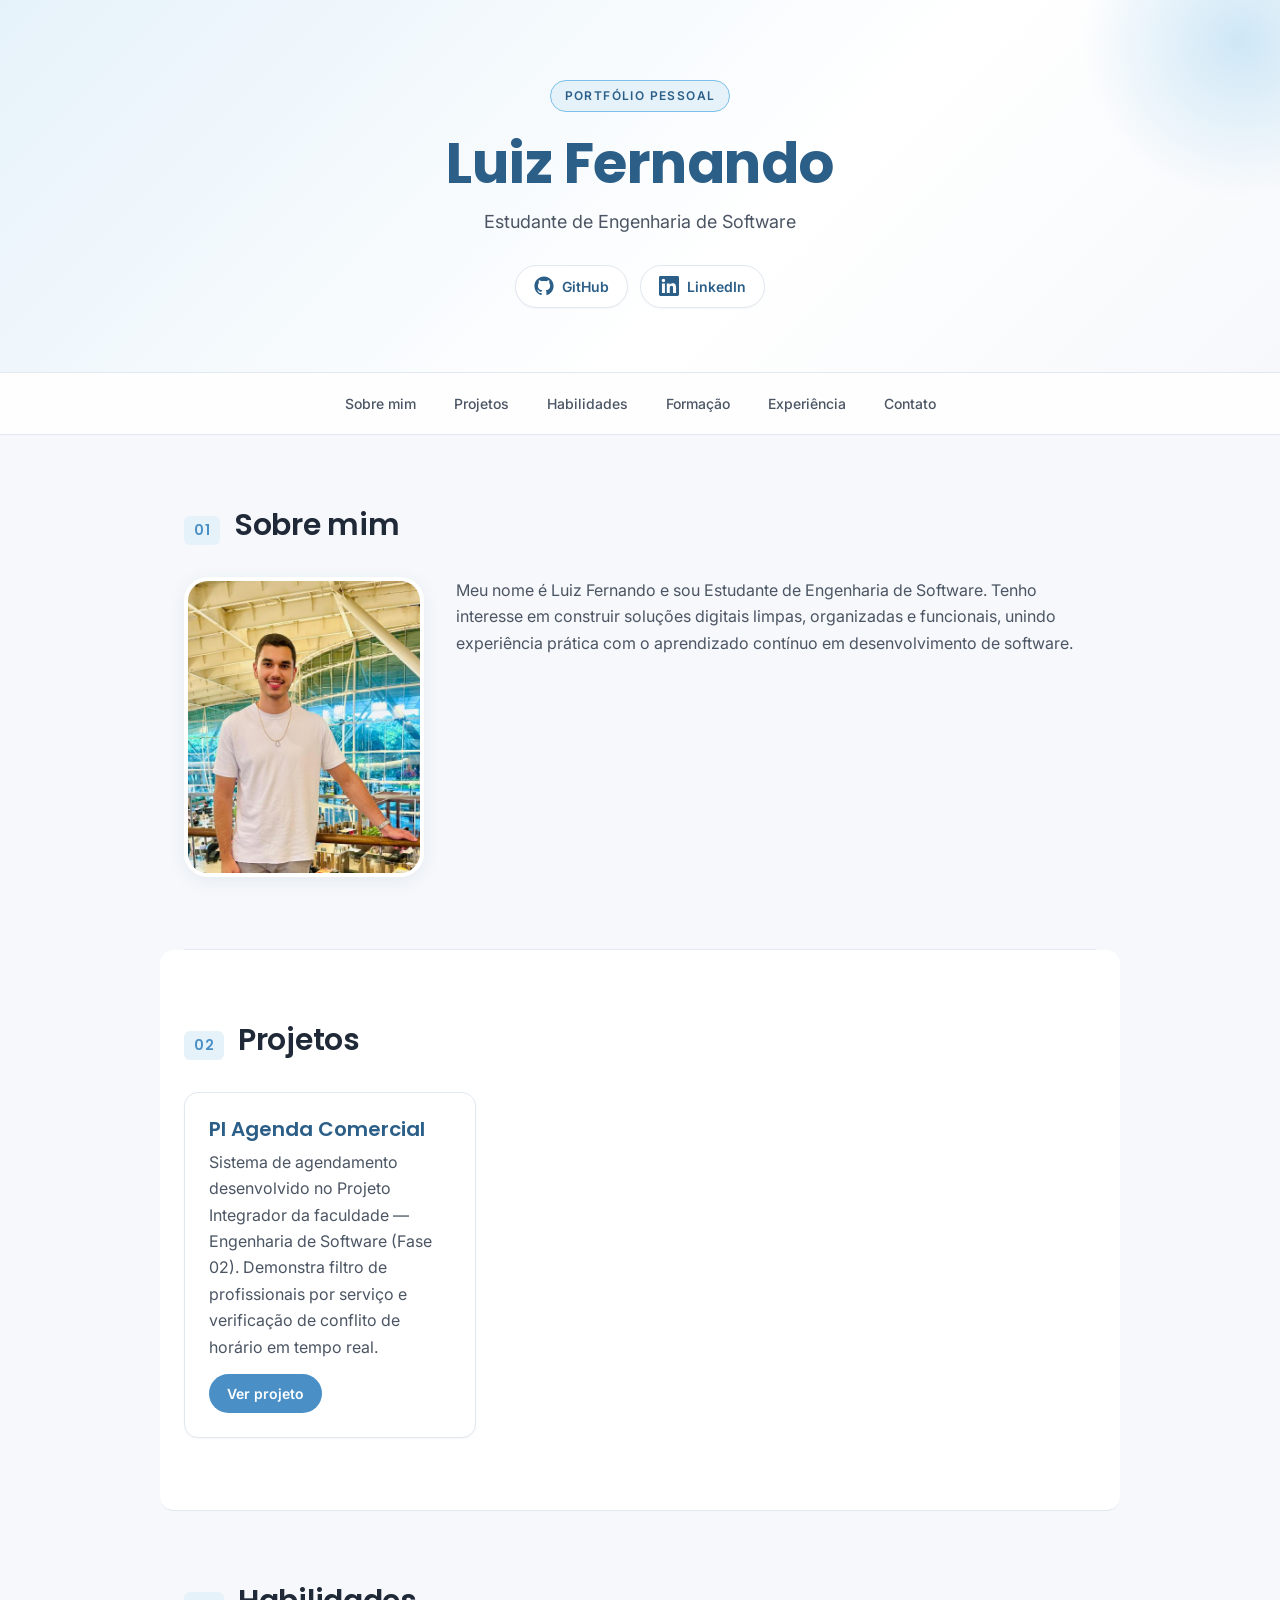
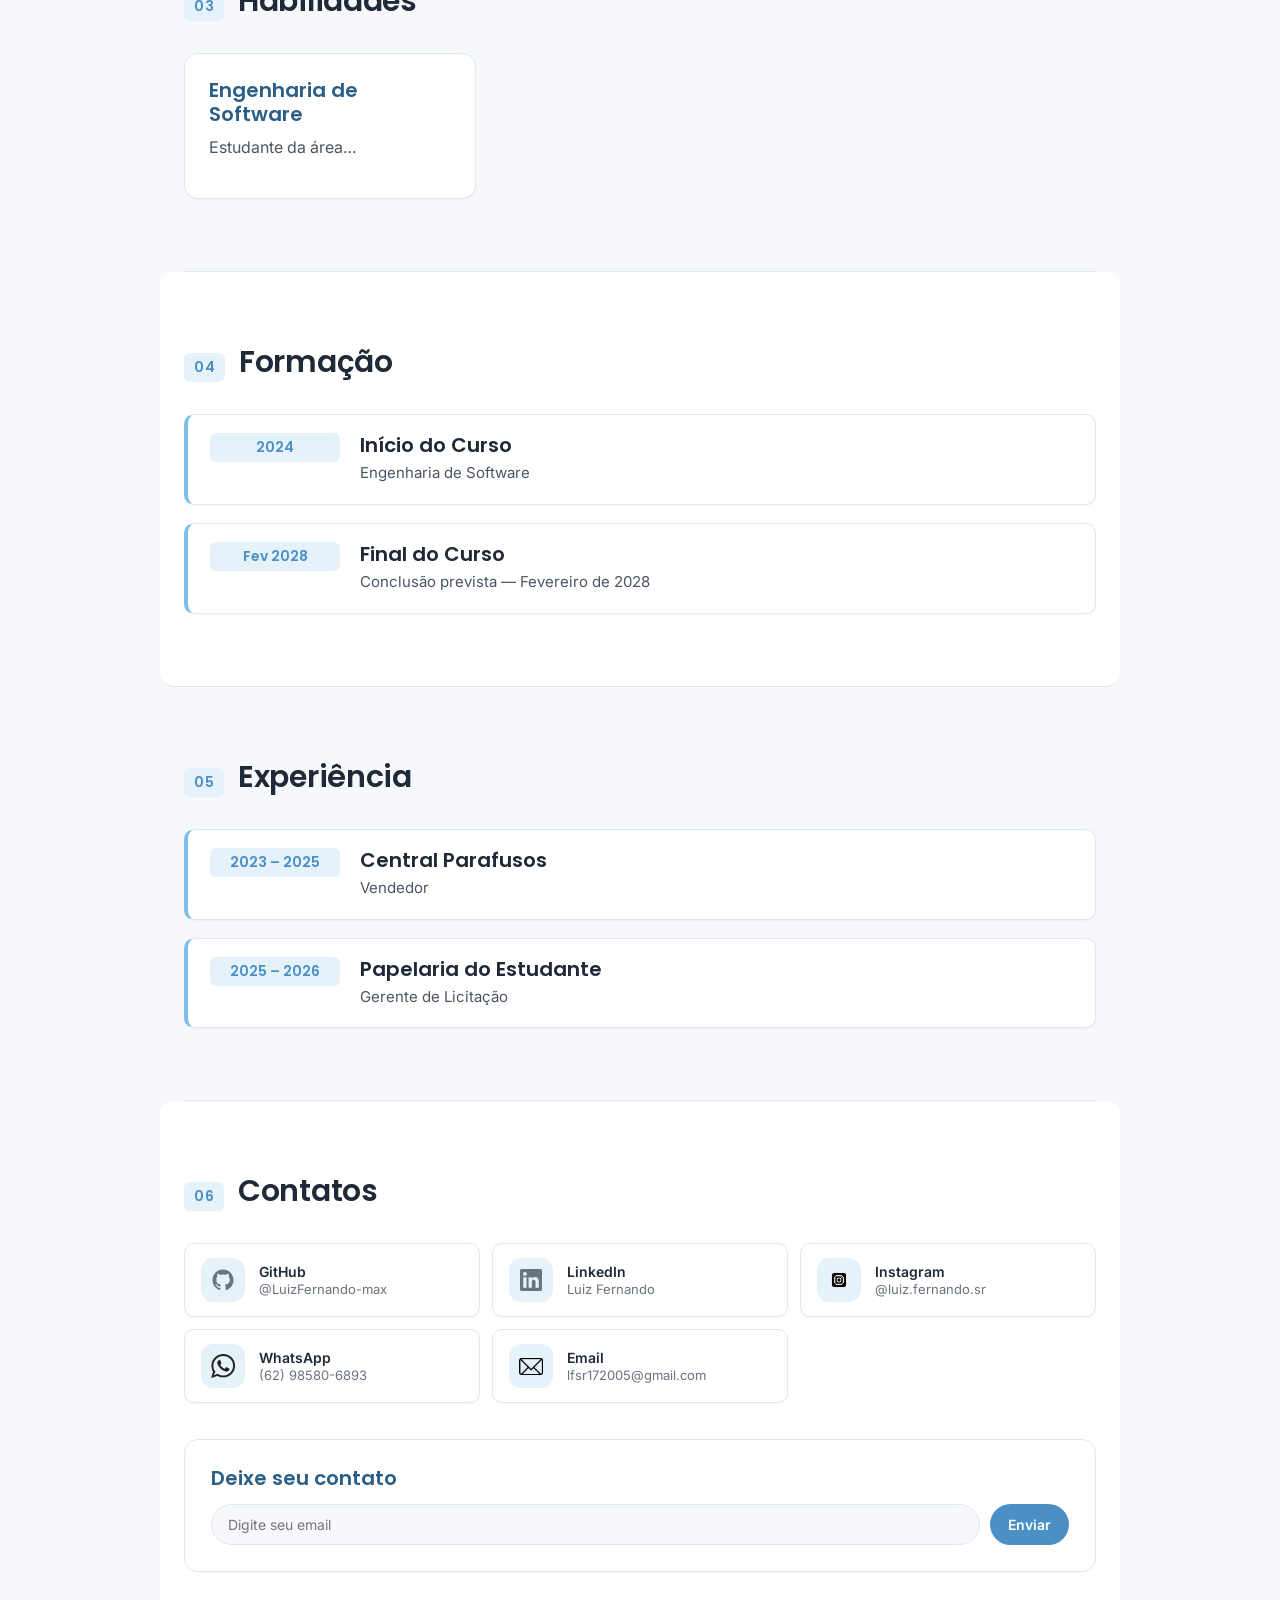
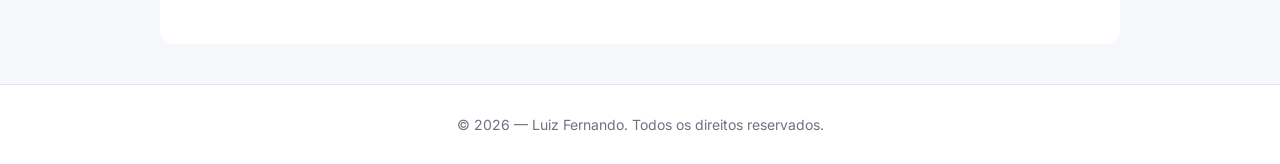
<file: index.html>
<!DOCTYPE html>
<html lang="pt-BR">
<head>
    <meta charset="UTF-8">
    <meta name="viewport" content="width=device-width, initial-scale=1.0">
    <title>Portfólio — Luiz Fernando</title>

    <link rel="stylesheet" href="src/CSS/style.css">

    <link rel="preconnect" href="https://fonts.googleapis.com">
    <link rel="preconnect" href="https://fonts.gstatic.com" crossorigin>
    <link href="https://fonts.googleapis.com/css2?family=Poppins:wght@300;400;500;600;700&family=Inter:wght@300;400;500;600&display=swap" rel="stylesheet">
</head>

<body>

<header class="hero">
    <div class="hero-content">
        <span class="hero-tag">Portfólio Pessoal</span>
        <h1>Luiz Fernando</h1>
        <p class="hero-sub">Estudante de Engenharia de Software</p>

        <div class="hero-social">
            <a href="https://github.com/LuizFernando-max" target="_blank" rel="noopener" class="social-btn" aria-label="GitHub">
                <svg viewBox="0 0 24 24" width="20" height="20" fill="currentColor"><path d="M12 .5C5.65.5.5 5.65.5 12c0 5.08 3.29 9.39 7.86 10.91.58.11.79-.25.79-.56 0-.27-.01-.99-.02-1.94-3.2.69-3.87-1.54-3.87-1.54-.52-1.33-1.28-1.69-1.28-1.69-1.05-.72.08-.7.08-.7 1.16.08 1.77 1.19 1.77 1.19 1.03 1.77 2.71 1.26 3.37.96.1-.75.4-1.26.73-1.55-2.55-.29-5.24-1.28-5.24-5.69 0-1.26.45-2.29 1.18-3.1-.12-.29-.51-1.46.11-3.05 0 0 .97-.31 3.18 1.18.92-.26 1.91-.39 2.89-.39.98 0 1.97.13 2.89.39 2.21-1.49 3.18-1.18 3.18-1.18.62 1.59.23 2.76.11 3.05.74.81 1.18 1.84 1.18 3.1 0 4.42-2.7 5.39-5.27 5.68.41.36.78 1.06.78 2.14 0 1.55-.01 2.8-.01 3.18 0 .31.21.68.8.56C20.21 21.39 23.5 17.08 23.5 12 23.5 5.65 18.35.5 12 .5z"/></svg>
                <span>GitHub</span>
            </a>
            <a href="https://www.linkedin.com/in/luiz-fernando-117aa42b6/" target="_blank" rel="noopener" class="social-btn" aria-label="LinkedIn">
                <svg viewBox="0 0 24 24" width="20" height="20" fill="currentColor"><path d="M20.45 20.45h-3.55v-5.57c0-1.33-.02-3.04-1.85-3.04-1.85 0-2.13 1.45-2.13 2.94v5.67H9.36V9h3.41v1.56h.05c.48-.9 1.64-1.85 3.37-1.85 3.6 0 4.27 2.37 4.27 5.46v6.28zM5.34 7.43a2.06 2.06 0 1 1 0-4.13 2.06 2.06 0 0 1 0 4.13zM7.12 20.45H3.56V9h3.56v11.45zM22.22 0H1.77C.79 0 0 .77 0 1.72v20.56C0 23.23.79 24 1.77 24h20.45C23.2 24 24 23.23 24 22.28V1.72C24 .77 23.2 0 22.22 0z"/></svg>
                <span>LinkedIn</span>
            </a>
        </div>
    </div>
</header>

<nav class="topnav">
    <ul>
        <li><a href="#sobre">Sobre mim</a></li>
        <li><a href="#projetos">Projetos</a></li>
        <li><a href="#habilidades">Habilidades</a></li>
        <li><a href="#formacao">Formação</a></li>
        <li><a href="#experiencia">Experiência</a></li>
        <li><a href="#contatos">Contato</a></li>
    </ul>
</nav>

<main>

<section id="sobre" class="section">
    <div class="section-head">
        <span class="section-num">01</span>
        <h2>Sobre mim</h2>
    </div>
    <div class="sobre-grid">
        <img src="src/img/Perfil.jpeg" alt="Foto de Luiz Fernando" class="avatar">
        <div>
            <p>Meu nome é Luiz Fernando e sou Estudante de Engenharia de Software. Tenho interesse em construir soluções digitais limpas, organizadas e funcionais, unindo experiência prática com o aprendizado contínuo em desenvolvimento de software.</p>
        </div>
    </div>
</section>

<section id="projetos" class="section section-alt">
    <div class="section-head">
        <span class="section-num">02</span>
        <h2>Projetos</h2>
    </div>
    <div class="cards">
        <article class="card">
            <h3>PI Agenda Comercial</h3>
            <p>Sistema de agendamento desenvolvido no Projeto Integrador da faculdade — Engenharia de Software (Fase 02). Demonstra filtro de profissionais por serviço e verificação de conflito de horário em tempo real.</p>
            <a href="pi_agenda/index.html" target="_blank" rel="noopener" class="btn">Ver projeto</a>
        </article>
    </div>
</section>

<section id="habilidades" class="section">
    <div class="section-head">
        <span class="section-num">03</span>
        <h2>Habilidades</h2>
    </div>
    <div class="cards">
        <article class="card">
            <h3>Engenharia de Software</h3>
            <p>Estudante da área…</p>
        </article>
    </div>
</section>

<section id="formacao" class="section section-alt">
    <div class="section-head">
        <span class="section-num">04</span>
        <h2>Formação</h2>
    </div>
    <div class="timeline">
        <div class="tl-item">
            <span class="tl-year">2024</span>
            <div>
                <h3>Início do Curso</h3>
                <p>Engenharia de Software</p>
            </div>
        </div>
        <div class="tl-item">
            <span class="tl-year">Fev 2028</span>
            <div>
                <h3>Final do Curso</h3>
                <p>Conclusão prevista — Fevereiro de 2028</p>
            </div>
        </div>
    </div>
</section>

<section id="experiencia" class="section">
    <div class="section-head">
        <span class="section-num">05</span>
        <h2>Experiência</h2>
    </div>
    <div class="timeline">
        <div class="tl-item">
            <span class="tl-year">2023 – 2025</span>
            <div>
                <h3>Central Parafusos</h3>
                <p>Vendedor</p>
            </div>
        </div>
        <div class="tl-item">
            <span class="tl-year">2025 – 2026</span>
            <div>
                <h3>Papelaria do Estudante</h3>
                <p>Gerente de Licitação</p>
            </div>
        </div>
    </div>
</section>

<section id="contatos" class="section section-alt">
    <div class="section-head">
        <span class="section-num">06</span>
        <h2>Contatos</h2>
    </div>

    <ul class="contact-list">
        <li>
            <a href="https://github.com/LuizFernando-max" target="_blank" rel="noopener" class="contact-item">
                <span class="contact-icon">
                    <svg viewBox="0 0 24 24" width="22" height="22" fill="currentColor"><path d="M12 .5C5.65.5.5 5.65.5 12c0 5.08 3.29 9.39 7.86 10.91.58.11.79-.25.79-.56 0-.27-.01-.99-.02-1.94-3.2.69-3.87-1.54-3.87-1.54-.52-1.33-1.28-1.69-1.28-1.69-1.05-.72.08-.7.08-.7 1.16.08 1.77 1.19 1.77 1.19 1.03 1.77 2.71 1.26 3.37.96.1-.75.4-1.26.73-1.55-2.55-.29-5.24-1.28-5.24-5.69 0-1.26.45-2.29 1.18-3.1-.12-.29-.51-1.46.11-3.05 0 0 .97-.31 3.18 1.18.92-.26 1.91-.39 2.89-.39.98 0 1.97.13 2.89.39 2.21-1.49 3.18-1.18 3.18-1.18.62 1.59.23 2.76.11 3.05.74.81 1.18 1.84 1.18 3.1 0 4.42-2.7 5.39-5.27 5.68.41.36.78 1.06.78 2.14 0 1.55-.01 2.8-.01 3.18 0 .31.21.68.8.56C20.21 21.39 23.5 17.08 23.5 12 23.5 5.65 18.35.5 12 .5z"/></svg>
                </span>
                <div>
                    <strong>GitHub</strong>
                    <span>@LuizFernando-max</span>
                </div>
            </a>
        </li>

        <li>
            <a href="https://www.linkedin.com/in/luiz-fernando-117aa42b6/" target="_blank" rel="noopener" class="contact-item">
                <span class="contact-icon">
                    <svg viewBox="0 0 24 24" width="22" height="22" fill="currentColor"><path d="M20.45 20.45h-3.55v-5.57c0-1.33-.02-3.04-1.85-3.04-1.85 0-2.13 1.45-2.13 2.94v5.67H9.36V9h3.41v1.56h.05c.48-.9 1.64-1.85 3.37-1.85 3.6 0 4.27 2.37 4.27 5.46v6.28zM5.34 7.43a2.06 2.06 0 1 1 0-4.13 2.06 2.06 0 0 1 0 4.13zM7.12 20.45H3.56V9h3.56v11.45zM22.22 0H1.77C.79 0 0 .77 0 1.72v20.56C0 23.23.79 24 1.77 24h20.45C23.2 24 24 23.23 24 22.28V1.72C24 .77 23.2 0 22.22 0z"/></svg>
                </span>
                <div>
                    <strong>LinkedIn</strong>
                    <span>Luiz Fernando</span>
                </div>
            </a>
        </li>

        <li>
            <a href="https://www.instagram.com/luiz.fernando.sr/" target="_blank" rel="noopener" class="contact-item">
                <span class="contact-icon"><img src="src/img/insta-logo.png" alt="Instagram"></span>
                <div>
                    <strong>Instagram</strong>
                    <span>@luiz.fernando.sr</span>
                </div>
            </a>
        </li>

        <li>
            <a href="https://wa.me/5562985806893" target="_blank" rel="noopener" class="contact-item">
                <span class="contact-icon"><img src="src/img/zap-logo.png" alt="WhatsApp"></span>
                <div>
                    <strong>WhatsApp</strong>
                    <span>(62) 98580-6893</span>
                </div>
            </a>
        </li>

        <li>
            <a href="mailto:lfsr172005@gmail.com" class="contact-item">
                <span class="contact-icon"><img src="src/img/email-logo.png" alt="Email"></span>
                <div>
                    <strong>Email</strong>
                    <span>lfsr172005@gmail.com</span>
                </div>
            </a>
        </li>
    </ul>

    <div class="form-wrap">
        <h3>Deixe seu contato</h3>
        <form class="contact-form">
            <input type="email" placeholder="Digite seu email" required>
            <button type="submit" class="btn">Enviar</button>
        </form>
    </div>
</section>

</main>

<footer class="footer">
    <p>© 2026 — Luiz Fernando. Todos os direitos reservados.</p>
</footer>

</body>
</html>
</file>
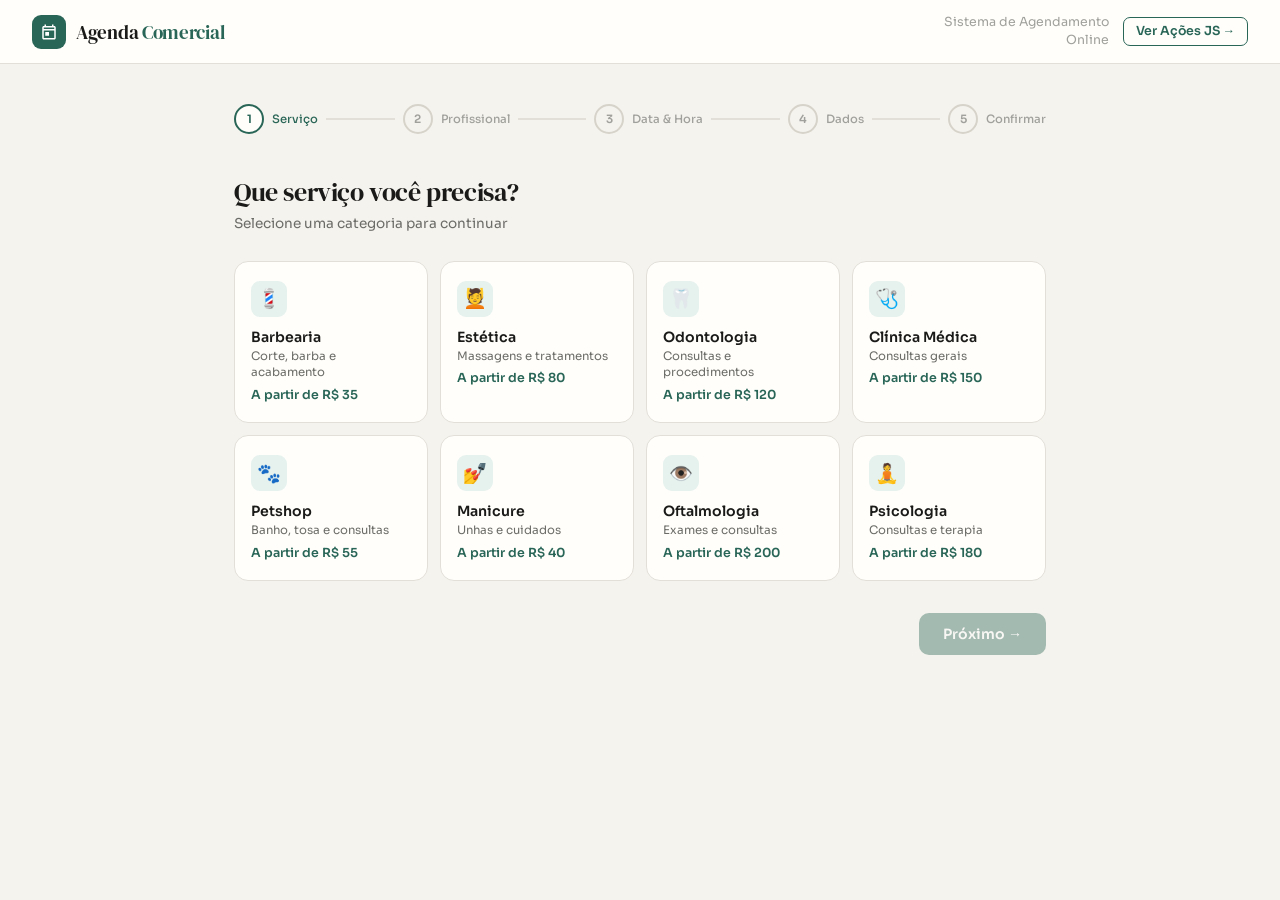
<file: pi_agenda/index.html>
<!DOCTYPE html>
<html lang="pt-BR">
<head>
<meta charset="UTF-8">
<meta name="viewport" content="width=device-width, initial-scale=1.0">
<title>Agendar Horário</title>
<link href="https://fonts.googleapis.com/css2?family=Sora:wght@300;400;500;600;700&family=DM+Serif+Display:ital@0;1&display=swap" rel="stylesheet">
<link rel="stylesheet" href="style.css">
</head>
<body>

<header>
  <div class="logo">
    <div class="logo-icon">
      <svg viewBox="0 0 24 24" xmlns="http://www.w3.org/2000/svg">
        <path d="M19 4h-1V2h-2v2H8V2H6v2H5C3.9 4 3 4.9 3 6v14c0 1.1.9 2 2 2h14c1.1 0 2-.9 2-2V6c0-1.1-.9-2-2-2zm0 16H5V10h14v10zm0-12H5V6h14v2zM7 12h5v5H7z"/>
      </svg>
    </div>
    <span class="logo-name">Agenda<span> Comercial</span></span>
  </div>
  <div class="header-info" style="display:flex;align-items:center;gap:14px;">
    <span style="font-size:0.78rem;color:var(--text-muted);text-align:right;line-height:1.4;">Sistema de Agendamento<br>Online</span>
    <a href="acoes.html" style="font-size:0.78rem;font-weight:600;color:var(--accent);text-decoration:none;padding:5px 12px;border:1.5px solid var(--accent);border-radius:7px;white-space:nowrap;">Ver Ações JS →</a>
  </div>
</header>

<main>

  <div class="steps" id="steps-bar">
    <div class="step-item">
      <div class="step-circle active" id="sc1">1</div>
      <span class="step-label active" id="sl1">Serviço</span>
    </div>
    <div class="step-line" id="line1"></div>
    <div class="step-item">
      <div class="step-circle" id="sc2">2</div>
      <span class="step-label" id="sl2">Profissional</span>
    </div>
    <div class="step-line" id="line2"></div>
    <div class="step-item">
      <div class="step-circle" id="sc3">3</div>
      <span class="step-label" id="sl3">Data & Hora</span>
    </div>
    <div class="step-line" id="line3"></div>
    <div class="step-item">
      <div class="step-circle" id="sc4">4</div>
      <span class="step-label" id="sl4">Dados</span>
    </div>
    <div class="step-line" id="line4"></div>
    <div class="step-item">
      <div class="step-circle" id="sc5">5</div>
      <span class="step-label" id="sl5">Confirmar</span>
    </div>
  </div>

  <div class="panel active" id="panel1">
    <p class="panel-title">Que serviço você precisa?</p>
    <p class="panel-subtitle">Selecione uma categoria para continuar</p>
    <div class="cards-grid" id="service-grid"></div>
    <div class="btn-row">
      <span></span>
      <button class="btn btn-primary" id="btn1" disabled onclick="goTo(2)">Próximo →</button>
    </div>
  </div>

  <div class="panel" id="panel2">
    <p class="panel-title">Escolha o profissional</p>
    <p class="panel-subtitle">Selecione quem irá atendê-lo ou deixe qualquer disponível</p>
    <div class="prof-grid" id="prof-grid"></div>
    <div class="btn-row">
      <button class="btn btn-ghost" onclick="goTo(1)">← Voltar</button>
      <button class="btn btn-primary" id="btn2" disabled onclick="goTo(3)">Próximo →</button>
    </div>
  </div>

  <div class="panel" id="panel3">
    <p class="panel-title">Quando você prefere?</p>
    <p class="panel-subtitle">Escolha o dia e o horário disponível</p>
    <div class="calendar-row">
      <div class="calendar-box">
        <div class="cal-header">
          <button class="cal-nav" onclick="changeMonth(-1)">‹</button>
          <span class="cal-title" id="cal-title">—</span>
          <button class="cal-nav" onclick="changeMonth(1)">›</button>
        </div>
        <div class="cal-weekdays">
          <div class="cal-weekday">D</div><div class="cal-weekday">S</div>
          <div class="cal-weekday">T</div><div class="cal-weekday">Q</div>
          <div class="cal-weekday">Q</div><div class="cal-weekday">S</div>
          <div class="cal-weekday">S</div>
        </div>
        <div class="cal-days" id="cal-days"></div>
      </div>
      <div class="times-box">
        <div class="times-label">Horários disponíveis</div>
        <div id="times-content">
          <div class="no-date-msg">Selecione uma data no calendário</div>
        </div>
      </div>
    </div>
    <div class="btn-row">
      <button class="btn btn-ghost" onclick="goTo(2)">← Voltar</button>
      <button class="btn btn-primary" id="btn3" disabled onclick="goTo(4)">Próximo →</button>
    </div>
  </div>

  <div class="panel" id="panel4">
    <p class="panel-title">Seus dados</p>
    <p class="panel-subtitle">Preencha as informações para o agendamento</p>
    <div class="form-grid">
      <div class="form-group">
        <label for="f-name">Nome completo</label>
        <input type="text" id="f-name" placeholder="Seu nome" />
        <span class="field-error" id="err-name">Nome é obrigatório</span>
      </div>
      <div class="form-group">
        <label for="f-phone">Telefone / WhatsApp</label>
        <input type="tel" id="f-phone" placeholder="(00) 00000-0000" />
        <span class="field-error" id="err-phone">Telefone é obrigatório</span>
      </div>
      <div class="form-group">
        <label for="f-email">E-mail <span class="optional-tag">(opcional)</span></label>
        <input type="email" id="f-email" placeholder="seuemail@exemplo.com" />
      </div>
      <div class="form-group">
        <label for="f-birth">Data de nascimento <span class="optional-tag">(opcional)</span></label>
        <input type="date" id="f-birth" />
      </div>
      <div class="form-group full">
        <label for="f-obs">Observações <span class="optional-tag">(opcional)</span></label>
        <textarea id="f-obs" placeholder="Alguma informação adicional que devemos saber?"></textarea>
      </div>
    </div>
    <div class="btn-row">
      <button class="btn btn-ghost" onclick="goTo(3)">← Voltar</button>
      <button class="btn btn-primary" onclick="validateAndGoTo5()">Revisar →</button>
    </div>
  </div>


  <div class="panel" id="panel5">
    <p class="panel-title">Confirmar agendamento</p>
    <p class="panel-subtitle">Revise os dados antes de confirmar</p>
    <div class="summary-card">
      <div class="summary-header">
        <span style="font-size:1.3rem">📋</span>
        <div>
          <div class="summary-header-text">Resumo do Agendamento</div>
          <div class="summary-header-sub">Verifique todos os detalhes</div>
        </div>
      </div>
      <div class="summary-rows" id="summary-rows"></div>
    </div>
    <div class="btn-row">
      <button class="btn btn-ghost" onclick="goTo(4)">← Editar</button>
      <button class="btn btn-primary" onclick="confirmBooking()">✓ Confirmar agendamento</button>
    </div>
  </div>


  <div class="panel" id="panel6">
    <div class="success-screen">
      <div class="success-icon">✅</div>
      <h2 class="success-title">Agendado com sucesso!</h2>
      <p class="success-sub">Seu agendamento foi confirmado. Você receberá um lembrete antes do horário marcado.</p>
      <div class="code-badge" id="booking-code">AG-0000</div>
      <div class="confirm-card" id="confirm-details"></div>
      <button class="btn btn-primary" onclick="resetAll()">+ Novo agendamento</button>
    </div>
  </div>

</main>

<script src="script.js"></script>
</body>
</html>
</file>
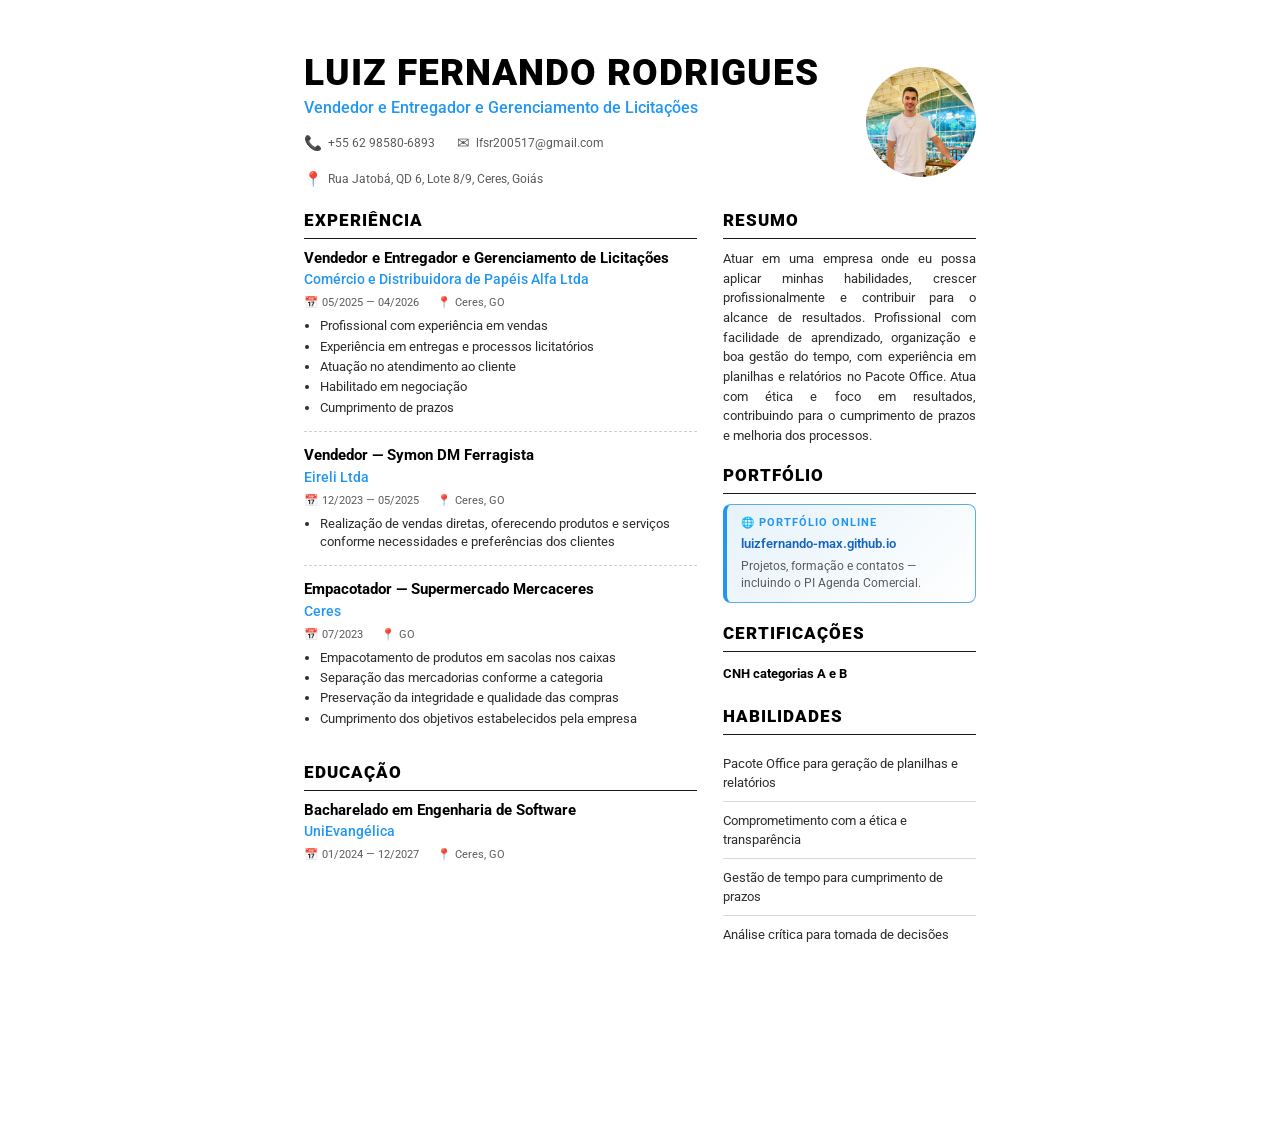
<file: curriculo.html>
<!DOCTYPE html>
<html lang="pt-BR">
<head>
<meta charset="UTF-8">
<title>Currículo — Luiz Fernando Rodrigues</title>
<link href="https://fonts.googleapis.com/css2?family=Roboto:wght@300;400;500;700;900&display=swap" rel="stylesheet">
<style>
  * { margin: 0; padding: 0; box-sizing: border-box; }
  :root {
    --azul: #2196f3;
    --azul-claro: #5dade2;
    --texto: #2c2c2c;
    --texto-claro: #5a5a5a;
    --linha: #1a1a1a;
  }
  @page { size: A4; margin: 0; }
  html, body {
    font-family: 'Roboto', sans-serif;
    color: var(--texto);
    background: #fff;
    font-size: 10pt;
    line-height: 1.5;
  }
  .page {
    width: 210mm;
    min-height: 297mm;
    padding: 14mm 16mm;
    margin: 0 auto;
    background: #fff;
  }

  /* Header */
  header {
    display: grid;
    grid-template-columns: 1fr 110px;
    gap: 18px;
    align-items: center;
    margin-bottom: 18px;
  }
  header h1 {
    font-size: 28pt;
    font-weight: 900;
    letter-spacing: 1px;
    color: #000;
    text-transform: uppercase;
    line-height: 1.05;
  }
  .cargo {
    color: var(--azul);
    font-size: 12pt;
    font-weight: 500;
    margin-top: 4px;
    margin-bottom: 12px;
  }
  .contatos {
    display: flex;
    flex-wrap: wrap;
    gap: 14px 22px;
    font-size: 9pt;
    color: var(--texto-claro);
  }
  .contatos span { display: inline-flex; align-items: center; gap: 6px; }
  .contatos i {
    color: var(--texto-claro);
    font-style: normal;
    font-size: 11pt;
  }
  .contatos a { color: var(--texto-claro); text-decoration: none; }
  .foto {
    width: 110px;
    height: 110px;
    border-radius: 50%;
    object-fit: cover;
    object-position: center top;
    justify-self: end;
  }

  /* Two column body */
  .body {
    display: grid;
    grid-template-columns: 1.55fr 1fr;
    gap: 26px;
    margin-top: 8px;
  }

  /* Section */
  section { margin-bottom: 18px; break-inside: avoid; }
  h2 {
    font-size: 13pt;
    font-weight: 900;
    text-transform: uppercase;
    letter-spacing: 1px;
    color: #000;
    border-bottom: 1.5px solid var(--linha);
    padding-bottom: 4px;
    margin-bottom: 10px;
  }
  h3 {
    font-size: 11pt;
    font-weight: 700;
    color: #000;
    line-height: 1.25;
  }
  .empresa {
    color: var(--azul);
    font-weight: 500;
    font-size: 10.5pt;
    margin: 2px 0 4px;
  }
  .meta {
    font-size: 8.5pt;
    color: var(--texto-claro);
    display: flex;
    gap: 18px;
    margin-bottom: 6px;
  }
  .meta i { font-style: normal; margin-right: 4px; }
  ul { padding-left: 16px; }
  ul li {
    font-size: 9.5pt;
    color: var(--texto);
    margin-bottom: 2px;
    line-height: 1.45;
  }
  .exp-item { margin-bottom: 14px; padding-bottom: 12px; border-bottom: 1px dashed #d0d0d0; }
  .exp-item:last-child { border-bottom: none; }

  /* Right column */
  .resumo p {
    font-size: 9.5pt;
    color: var(--texto);
    text-align: justify;
    line-height: 1.55;
  }
  .cert-item {
    font-weight: 700;
    font-size: 10pt;
    color: #000;
    padding: 2px 0;
  }
  .skill {
    font-size: 9.5pt;
    color: var(--texto);
    padding: 9px 0;
    border-bottom: 1px solid #d8d8d8;
  }
  .skill:last-child { border-bottom: none; }

  /* Portfólio */
  .portfolio-card {
    background: linear-gradient(135deg, #e6f2fa 0%, #ffffff 100%);
    border: 1px solid var(--azul-claro);
    border-left: 4px solid var(--azul);
    border-radius: 8px;
    padding: 10px 14px;
    margin-top: 4px;
  }
  .portfolio-card .label {
    font-size: 8pt;
    font-weight: 700;
    text-transform: uppercase;
    letter-spacing: 1px;
    color: var(--azul);
    margin-bottom: 3px;
  }
  .portfolio-card a {
    color: #1565c0;
    font-weight: 600;
    font-size: 9.5pt;
    text-decoration: none;
    word-break: break-all;
  }
  .portfolio-card .desc {
    font-size: 9pt;
    color: var(--texto-claro);
    margin-top: 4px;
    line-height: 1.4;
  }
</style>
</head>
<body>
<div class="page">

<header>
  <div>
    <h1>Luiz Fernando Rodrigues</h1>
    <div class="cargo">Vendedor e Entregador e Gerenciamento de Licitações</div>
    <div class="contatos">
      <span><i>📞</i>+55 62 98580-6893</span>
      <span><i>✉</i><a href="mailto:lfsr200517@gmail.com">lfsr200517@gmail.com</a></span>
      <span><i>📍</i>Rua Jatobá, QD 6, Lote 8/9, Ceres, Goiás</span>
    </div>
  </div>
  <img src="src/img/Perfil.jpeg" alt="Foto" class="foto">
</header>

<div class="body">

  <!-- Coluna esquerda -->
  <div>

    <section>
      <h2>Experiência</h2>

      <div class="exp-item">
        <h3>Vendedor e Entregador e Gerenciamento de Licitações</h3>
        <div class="empresa">Comércio e Distribuidora de Papéis Alfa Ltda</div>
        <div class="meta"><span><i>📅</i>05/2025 — 04/2026</span><span><i>📍</i>Ceres, GO</span></div>
        <ul>
          <li>Profissional com experiência em vendas</li>
          <li>Experiência em entregas e processos licitatórios</li>
          <li>Atuação no atendimento ao cliente</li>
          <li>Habilitado em negociação</li>
          <li>Cumprimento de prazos</li>
        </ul>
      </div>

      <div class="exp-item">
        <h3>Vendedor — Symon DM Ferragista</h3>
        <div class="empresa">Eireli Ltda</div>
        <div class="meta"><span><i>📅</i>12/2023 — 05/2025</span><span><i>📍</i>Ceres, GO</span></div>
        <ul>
          <li>Realização de vendas diretas, oferecendo produtos e serviços conforme necessidades e preferências dos clientes</li>
        </ul>
      </div>

      <div class="exp-item">
        <h3>Empacotador — Supermercado Mercaceres</h3>
        <div class="empresa">Ceres</div>
        <div class="meta"><span><i>📅</i>07/2023</span><span><i>📍</i>GO</span></div>
        <ul>
          <li>Empacotamento de produtos em sacolas nos caixas</li>
          <li>Separação das mercadorias conforme a categoria</li>
          <li>Preservação da integridade e qualidade das compras</li>
          <li>Cumprimento dos objetivos estabelecidos pela empresa</li>
        </ul>
      </div>
    </section>

    <section>
      <h2>Educação</h2>
      <h3>Bacharelado em Engenharia de Software</h3>
      <div class="empresa">UniEvangélica</div>
      <div class="meta"><span><i>📅</i>01/2024 — 12/2027</span><span><i>📍</i>Ceres, GO</span></div>
    </section>

  </div>

  <!-- Coluna direita -->
  <div>

    <section class="resumo">
      <h2>Resumo</h2>
      <p>Atuar em uma empresa onde eu possa aplicar minhas habilidades, crescer profissionalmente e contribuir para o alcance de resultados. Profissional com facilidade de aprendizado, organização e boa gestão do tempo, com experiência em planilhas e relatórios no Pacote Office. Atua com ética e foco em resultados, contribuindo para o cumprimento de prazos e melhoria dos processos.</p>
    </section>

    <section>
      <h2>Portfólio</h2>
      <div class="portfolio-card">
        <div class="label">🌐 Portfólio Online</div>
        <a href="https://luizfernando-max.github.io" target="_blank">luizfernando-max.github.io</a>
        <div class="desc">Projetos, formação e contatos — incluindo o PI Agenda Comercial.</div>
      </div>
    </section>

    <section>
      <h2>Certificações</h2>
      <div class="cert-item">CNH categorias A e B</div>
    </section>

    <section>
      <h2>Habilidades</h2>
      <div class="skill">Pacote Office para geração de planilhas e relatórios</div>
      <div class="skill">Comprometimento com a ética e transparência</div>
      <div class="skill">Gestão de tempo para cumprimento de prazos</div>
      <div class="skill">Análise crítica para tomada de decisões</div>
    </section>

  </div>

</div>

</div>
</body>
</html>
</file>
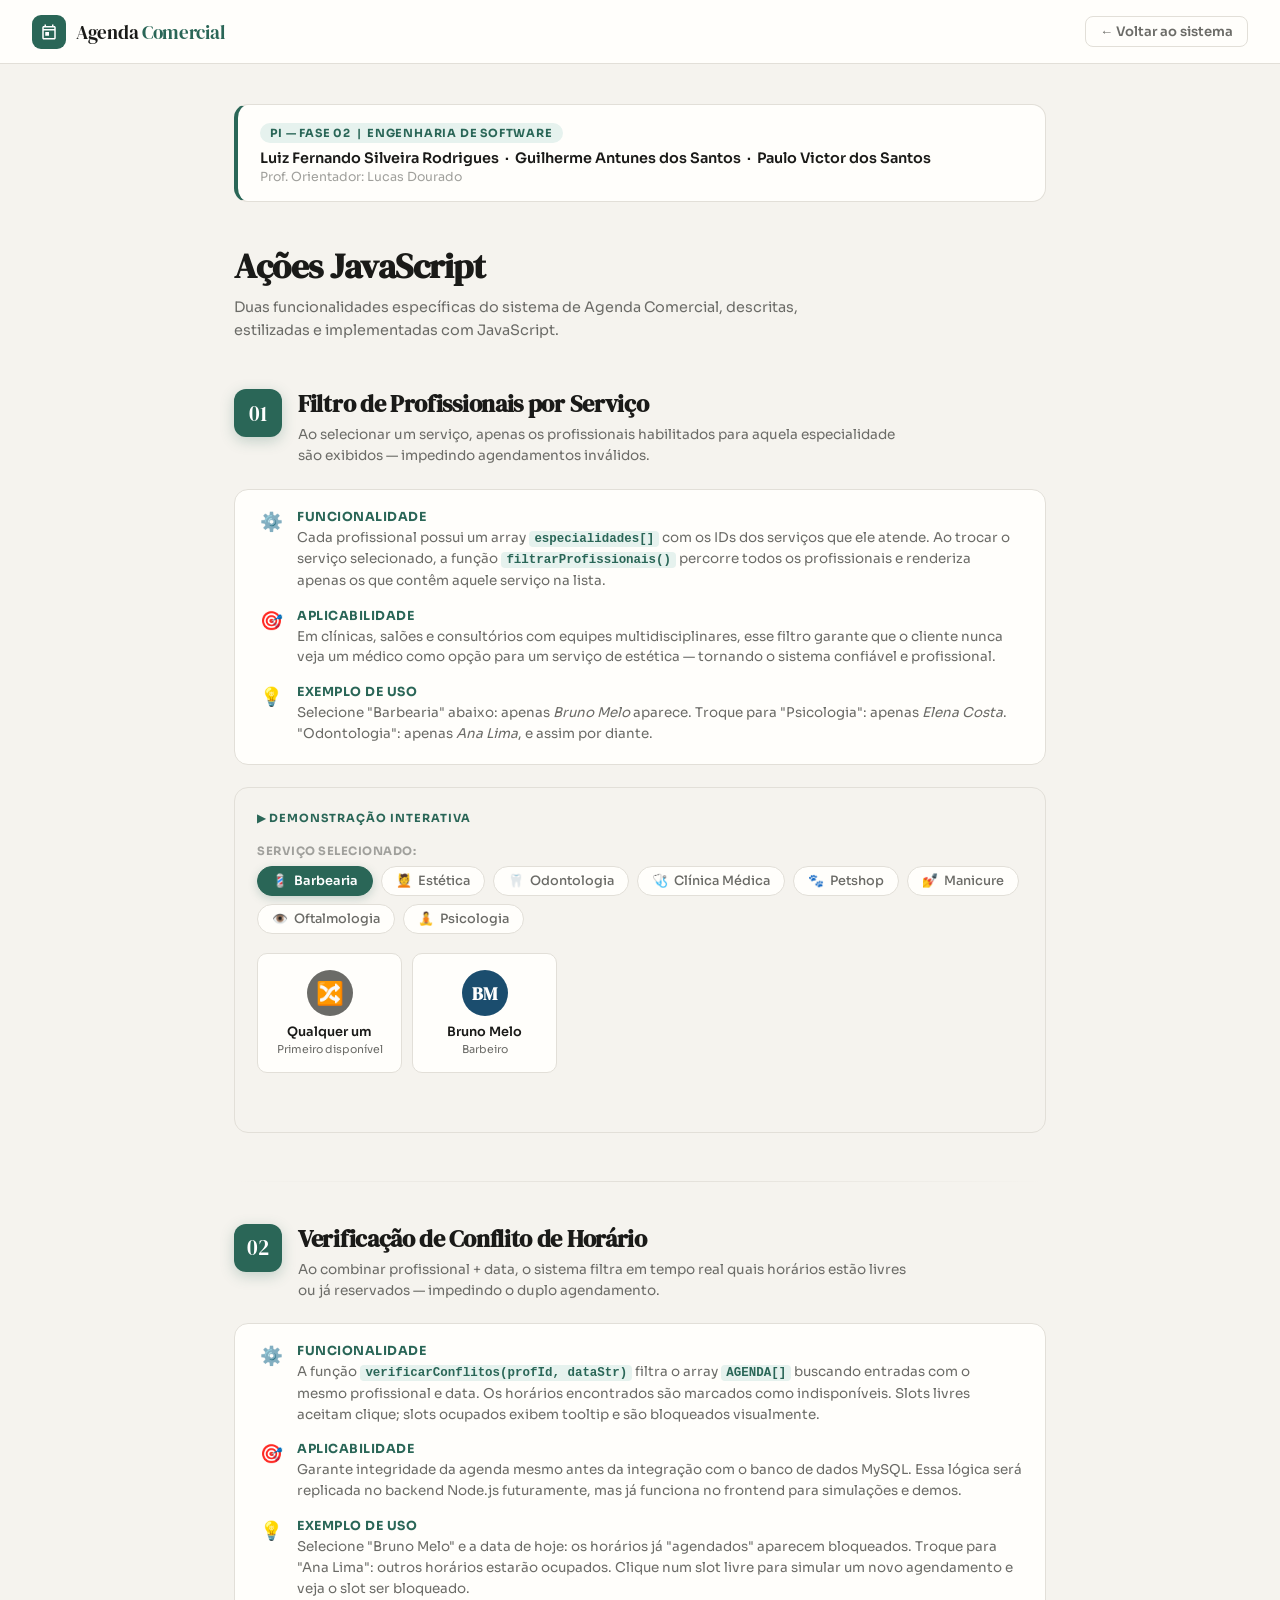
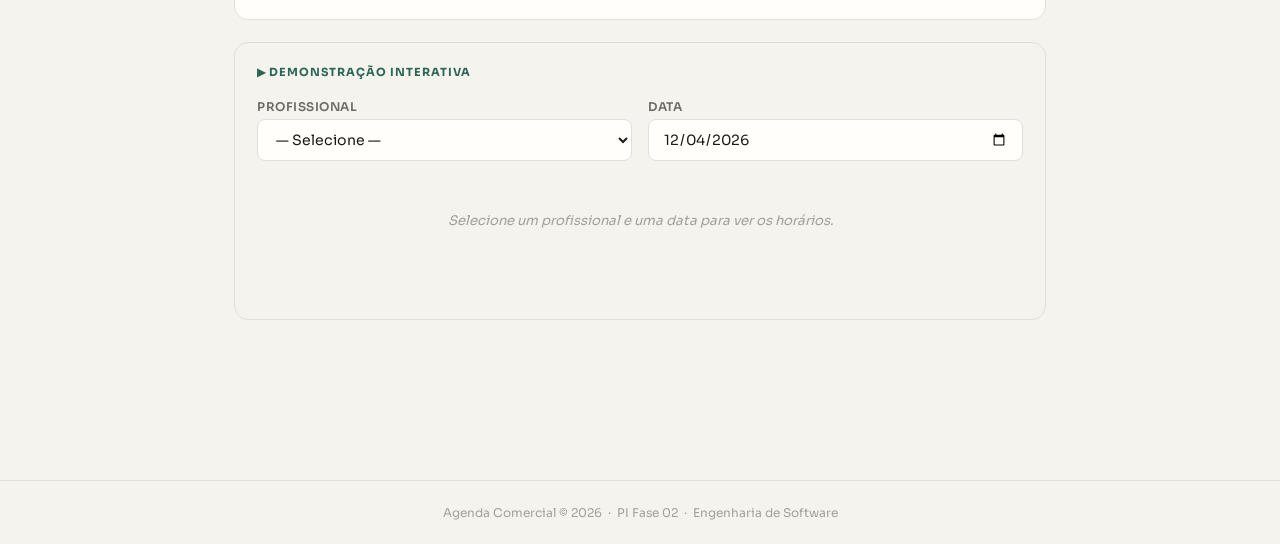
<file: pi_agenda/acoes.html>
<!DOCTYPE html>
<html lang="pt-BR">
<head>
  <meta charset="UTF-8" />
  <meta name="viewport" content="width=device-width, initial-scale=1.0" />
  <title>Ações JS — Agenda Comercial</title>
  <link href="https://fonts.googleapis.com/css2?family=Sora:wght@300;400;500;600;700&family=DM+Serif+Display:ital@0;1&display=swap" rel="stylesheet" />
  <link rel="stylesheet" href="style.css" />
  <link rel="stylesheet" href="acoes.css" />
</head>
<body>

<header>
  <div class="logo">
    <div class="logo-icon">
      <svg viewBox="0 0 24 24" xmlns="http://www.w3.org/2000/svg">
        <path d="M19 4h-1V2h-2v2H8V2H6v2H5C3.9 4 3 4.9 3 6v14c0 1.1.9 2 2 2h14c1.1 0 2-.9 2-2V6c0-1.1-.9-2-2-2zm0 16H5V10h14v10zm0-12H5V6h14v2zM7 12h5v5H7z"/>
      </svg>
    </div>
    <span class="logo-name">Agenda<span> Comercial</span></span>
  </div>
  <div class="header-nav">
    <a href="index.html" class="nav-link">← Voltar ao sistema</a>
  </div>
</header>

<main>

  <div class="grupo-banner">
    <div class="grupo-pill">PI — Fase 02 &nbsp;|&nbsp; Engenharia de Software</div>
    <p class="grupo-nomes">
      Luiz Fernando Silveira Rodrigues &nbsp;·&nbsp;
      Guilherme Antunes dos Santos &nbsp;·&nbsp;
      Paulo Victor dos Santos
    </p>
    <p class="grupo-orientador">Prof. Orientador: Lucas Dourado</p>
  </div>

  <h1 class="page-title">Ações JavaScript</h1>
  <p class="page-sub">
    Duas funcionalidades específicas do sistema de Agenda Comercial,
    descritas, estilizadas e implementadas com JavaScript.
  </p>

  <section class="acao-section" id="acao1">

    <div class="acao-header">
      <div class="acao-numero">01</div>
      <div>
        <h2 class="acao-titulo">Filtro de Profissionais por Serviço</h2>
        <p class="acao-subtitulo">
          Ao selecionar um serviço, apenas os profissionais habilitados para
          aquela especialidade são exibidos — impedindo agendamentos inválidos.
        </p>
      </div>
    </div>

    <div class="descricao-bloco">
      <div class="descricao-item">
        <span class="desc-icone">⚙️</span>
        <div>
          <strong>Funcionalidade</strong>
          <p>
            Cada profissional possui um array <code>especialidades[]</code> com
            os IDs dos serviços que ele atende. Ao trocar o serviço selecionado,
            a função <code>filtrarProfissionais()</code> percorre todos os
            profissionais e renderiza apenas os que contêm aquele serviço na lista.
          </p>
        </div>
      </div>
      <div class="descricao-item">
        <span class="desc-icone">🎯</span>
        <div>
          <strong>Aplicabilidade</strong>
          <p>
            Em clínicas, salões e consultórios com equipes multidisciplinares,
            esse filtro garante que o cliente nunca veja um médico como opção
            para um serviço de estética — tornando o sistema confiável e profissional.
          </p>
        </div>
      </div>
      <div class="descricao-item">
        <span class="desc-icone">💡</span>
        <div>
          <strong>Exemplo de uso</strong>
          <p>
            Selecione "Barbearia" abaixo: apenas <em>Bruno Melo</em> aparece.
            Troque para "Psicologia": apenas <em>Elena Costa</em>.
            "Odontologia": apenas <em>Ana Lima</em>, e assim por diante.
          </p>
        </div>
      </div>
    </div>

    <div class="demo-card">
      <div class="demo-label">▶ Demonstração interativa</div>

      <div class="demo-filtro-row">
        <label class="demo-select-label" for="demo-servico">Serviço selecionado:</label>
        <div class="servico-chips" id="servico-chips">
        </div>
      </div>

      <div class="demo-prof-grid" id="demo-prof-grid">
      </div>

      <div class="selecao-msg" id="selecao-msg-1"></div>
    </div>

  </section>

  <div class="secao-divider"></div>

  <section class="acao-section" id="acao2">

    <div class="acao-header">
      <div class="acao-numero">02</div>
      <div>
        <h2 class="acao-titulo">Verificação de Conflito de Horário</h2>
        <p class="acao-subtitulo">
          Ao combinar profissional + data, o sistema filtra em tempo real quais
          horários estão livres ou já reservados — impedindo o duplo agendamento.
        </p>
      </div>
    </div>

    <div class="descricao-bloco">
      <div class="descricao-item">
        <span class="desc-icone">⚙️</span>
        <div>
          <strong>Funcionalidade</strong>
          <p>
            A função <code>verificarConflitos(profId, dataStr)</code> filtra o
            array <code>AGENDA[]</code> buscando entradas com o mesmo profissional
            e data. Os horários encontrados são marcados como indisponíveis.
            Slots livres aceitam clique; slots ocupados exibem tooltip e são
            bloqueados visualmente.
          </p>
        </div>
      </div>
      <div class="descricao-item">
        <span class="desc-icone">🎯</span>
        <div>
          <strong>Aplicabilidade</strong>
          <p>
            Garante integridade da agenda mesmo antes da integração com o
            banco de dados MySQL. Essa lógica será replicada no backend
            Node.js futuramente, mas já funciona no frontend para simulações e demos.
          </p>
        </div>
      </div>
      <div class="descricao-item">
        <span class="desc-icone">💡</span>
        <div>
          <strong>Exemplo de uso</strong>
          <p>
            Selecione "Bruno Melo" e a data de hoje: os horários já
            "agendados" aparecem bloqueados. Troque para "Ana Lima":
            outros horários estarão ocupados. Clique num slot livre para
            simular um novo agendamento e veja o slot ser bloqueado.
          </p>
        </div>
      </div>
    </div>

    <div class="demo-card">
      <div class="demo-label">▶ Demonstração interativa</div>

      <div class="demo-conflito-controles">

        <div class="form-group">
          <label>Profissional</label>
          <select id="demo-prof-select">
            <option value="">— Selecione —</option>
          </select>
        </div>

        <div class="form-group">
          <label>Data</label>
          <input type="date" id="demo-data" />
        </div>

      </div>

      <div class="slots-contador" id="slots-contador" style="display:none">
        <span id="slots-livres-num">0</span> horários disponíveis
        &nbsp;·&nbsp;
        <span id="slots-ocupados-num">0</span> ocupados
      </div>

      <div class="demo-times-grid" id="demo-times-grid">
        <div class="sem-selecao-msg">Selecione um profissional e uma data para ver os horários.</div>
      </div>

      <div class="selecao-msg" id="selecao-msg-2"></div>
    </div>

  </section>

</main>

<footer class="rodape">
  Agenda Comercial &copy; 2026 &nbsp;·&nbsp; PI Fase 02 &nbsp;·&nbsp; Engenharia de Software
</footer>

<script src="acoes.js"></script>
</body>
</html>
</file>
<file: src/CSS/style.css>
* {
    margin: 0;
    padding: 0;
    box-sizing: border-box;
}

:root {
    --bg:            #f6f8fb;
    --surface:       #ffffff;
    --surface-soft:  #eef3f9;
    --border:        #e2e8f0;
    --text:          #1f2937;
    --text-soft:     #4b5563;
    --text-muted:    #6b7280;

    --azul-claro:    #7cc0e8;
    --azul-medio:    #4a90c7;
    --azul-escuro:   #2c5f88;
    --azul-suave:    #e6f2fa;

    --radius:        14px;
    --radius-sm:     10px;
    --shadow-sm:     0 1px 2px rgba(15, 23, 42, 0.04);
    --shadow:        0 4px 18px rgba(44, 95, 136, 0.08);

    --fonte-titulo:  "Poppins", sans-serif;
    --fonte-texto:   "Inter", "Noto Sans", sans-serif;
}

img { max-width: 100%; display: block; }

html { scroll-behavior: smooth; }

body {
    background-color: var(--bg);
    min-height: 100vh;
    font-family: var(--fonte-texto);
    color: var(--text);
    overflow-x: hidden;
    line-height: 1.5;
}

h1, h2, h3 {
    font-family: var(--fonte-titulo);
    color: var(--text);
    line-height: 1.2;
}

h1 { font-size: 56px; font-weight: 700; letter-spacing: -0.5px; }
h2 { font-size: 30px; font-weight: 600; letter-spacing: -0.3px; }
h3 { font-size: 20px; font-weight: 600; }

p {
    font-family: var(--fonte-texto);
    color: var(--text-soft);
    font-size: 16px;
    line-height: 1.65;
    font-weight: 400;
}

a { color: inherit; }

.hero {
    background: linear-gradient(135deg, var(--azul-suave) 0%, #ffffff 60%, #f6f8fb 100%);
    border-bottom: 1px solid var(--border);
    padding: 80px 24px 64px;
    display: flex;
    align-items: center;
    justify-content: center;
    position: relative;
    overflow: hidden;
}

.hero::before {
    content: "";
    position: absolute;
    top: -120px;
    right: -120px;
    width: 320px;
    height: 320px;
    border-radius: 50%;
    background: radial-gradient(circle, var(--azul-claro) 0%, transparent 70%);
    opacity: 0.35;
    pointer-events: none;
}

.hero-content {
    text-align: center;
    max-width: 720px;
    position: relative;
    z-index: 1;
}

.hero-tag {
    display: inline-block;
    background: var(--azul-suave);
    color: var(--azul-escuro);
    font-size: 12px;
    font-weight: 600;
    letter-spacing: 1.4px;
    text-transform: uppercase;
    padding: 6px 14px;
    border-radius: 100px;
    margin-bottom: 18px;
    border: 1px solid var(--azul-claro);
}

.hero h1 {
    color: var(--azul-escuro);
    margin-bottom: 10px;
}

.hero-sub {
    font-size: 18px;
    color: var(--text-soft);
    margin-bottom: 28px;
}

.hero-social {
    display: flex;
    gap: 12px;
    justify-content: center;
    flex-wrap: wrap;
}

.social-btn {
    display: inline-flex;
    align-items: center;
    gap: 8px;
    background: var(--surface);
    color: var(--azul-escuro);
    border: 1px solid var(--border);
    padding: 10px 18px;
    border-radius: 100px;
    text-decoration: none;
    font-weight: 600;
    font-size: 14px;
    transition: all 0.2s ease;
    box-shadow: var(--shadow-sm);
}

.social-btn:hover {
    border-color: var(--azul-medio);
    color: var(--azul-medio);
    transform: translateY(-2px);
    box-shadow: var(--shadow);
}

.topnav {
    position: sticky;
    top: 0;
    z-index: 50;
    background: rgba(255, 255, 255, 0.85);
    backdrop-filter: blur(12px);
    -webkit-backdrop-filter: blur(12px);
    border-bottom: 1px solid var(--border);
    padding: 12px 16px;
}

.topnav ul {
    display: flex;
    gap: 6px;
    list-style: none;
    justify-content: center;
    flex-wrap: wrap;
    max-width: 960px;
    margin: 0 auto;
}

.topnav a {
    display: inline-block;
    color: var(--text-soft);
    text-decoration: none;
    padding: 8px 16px;
    border-radius: 100px;
    font-size: 14px;
    font-weight: 500;
    transition: all 0.18s ease;
}

.topnav a:hover {
    background: var(--azul-suave);
    color: var(--azul-escuro);
}

main {
    max-width: 960px;
    margin: 0 auto;
    padding: 0 24px;
}

.section {
    padding: 72px 0;
    border-bottom: 1px solid var(--border);
}

.section:last-of-type { border-bottom: none; }

.section-alt {
    background: var(--surface);
    margin: 0 -24px;
    padding-left: 24px;
    padding-right: 24px;
    border-radius: var(--radius);
}

.section-head {
    display: flex;
    align-items: baseline;
    gap: 14px;
    margin-bottom: 32px;
}

.section-num {
    font-family: var(--fonte-titulo);
    font-size: 14px;
    font-weight: 600;
    color: var(--azul-medio);
    background: var(--azul-suave);
    padding: 4px 10px;
    border-radius: 6px;
    letter-spacing: 0.5px;
}

.sobre-grid {
    display: grid;
    grid-template-columns: 240px 1fr;
    gap: 32px;
    align-items: start;
}

.avatar {
    width: 240px;
    height: 300px;
    object-fit: cover;
    object-position: center top;
    border-radius: 24px;
    box-shadow: var(--shadow);
    border: 4px solid var(--surface);
}

@media (max-width: 640px) {
    .sobre-grid { grid-template-columns: 1fr; justify-items: center; text-align: center; }
}

.cards {
    display: grid;
    grid-template-columns: repeat(auto-fill, minmax(240px, 1fr));
    gap: 18px;
}

.card {
    background: var(--surface);
    border: 1px solid var(--border);
    border-radius: var(--radius);
    padding: 24px;
    transition: all 0.2s ease;
    box-shadow: var(--shadow-sm);
}

.card:hover {
    border-color: var(--azul-claro);
    transform: translateY(-3px);
    box-shadow: var(--shadow);
}

.card h3 {
    color: var(--azul-escuro);
    margin-bottom: 8px;
}

.card p { margin-bottom: 14px; }

.btn {
    display: inline-block;
    background: var(--azul-medio);
    color: #fff;
    border: none;
    padding: 9px 18px;
    border-radius: 100px;
    font-family: var(--fonte-texto);
    font-size: 14px;
    font-weight: 600;
    cursor: pointer;
    text-decoration: none;
    transition: all 0.18s ease;
}

.btn:hover {
    background: var(--azul-escuro);
    transform: translateY(-1px);
}

.timeline {
    display: flex;
    flex-direction: column;
    gap: 18px;
}

.tl-item {
    display: grid;
    grid-template-columns: 130px 1fr;
    gap: 20px;
    align-items: start;
    background: var(--surface);
    border: 1px solid var(--border);
    border-left: 4px solid var(--azul-claro);
    border-radius: var(--radius-sm);
    padding: 18px 22px;
    box-shadow: var(--shadow-sm);
}

.tl-year {
    font-family: var(--fonte-titulo);
    color: var(--azul-medio);
    font-weight: 600;
    font-size: 14px;
    background: var(--azul-suave);
    padding: 4px 10px;
    border-radius: 6px;
    text-align: center;
    align-self: start;
}

.tl-item h3 { margin-bottom: 4px; }
.tl-item p { font-size: 15px; }

@media (max-width: 520px) {
    .tl-item { grid-template-columns: 1fr; }
}

.contact-list {
    list-style: none;
    display: grid;
    grid-template-columns: repeat(auto-fill, minmax(220px, 1fr));
    gap: 12px;
    margin-bottom: 36px;
}

.contact-item {
    display: flex;
    align-items: center;
    gap: 14px;
    background: var(--surface);
    border: 1px solid var(--border);
    border-radius: var(--radius-sm);
    padding: 14px 16px;
    text-decoration: none;
    color: var(--text);
    transition: all 0.18s ease;
    box-shadow: var(--shadow-sm);
}

a.contact-item:hover {
    border-color: var(--azul-medio);
    transform: translateY(-2px);
    box-shadow: var(--shadow);
}

.contact-icon {
    width: 44px;
    height: 44px;
    border-radius: 12px;
    background: var(--azul-suave);
    color: var(--azul-escuro);
    display: flex;
    align-items: center;
    justify-content: center;
    flex-shrink: 0;
}

.contact-icon img {
    width: 24px;
    height: 24px;
    object-fit: contain;
}

.contact-item div { display: flex; flex-direction: column; line-height: 1.3; }
.contact-item strong { font-size: 14px; font-weight: 600; color: var(--text); }
.contact-item span   { font-size: 13px; color: var(--text-muted); }

.form-wrap {
    background: var(--surface);
    border: 1px solid var(--border);
    border-radius: var(--radius);
    padding: 26px;
    box-shadow: var(--shadow-sm);
}

.form-wrap h3 {
    color: var(--azul-escuro);
    margin-bottom: 14px;
}

.contact-form {
    display: flex;
    gap: 10px;
    flex-wrap: wrap;
}

.contact-form input {
    flex: 1;
    min-width: 220px;
    padding: 11px 16px;
    border: 1px solid var(--border);
    border-radius: 100px;
    font-family: var(--fonte-texto);
    font-size: 14px;
    color: var(--text);
    background: var(--bg);
    outline: none;
    transition: border-color 0.18s ease;
}

.contact-form input:focus {
    border-color: var(--azul-medio);
    background: var(--surface);
}

.footer {
    text-align: center;
    padding: 28px 16px;
    border-top: 1px solid var(--border);
    background: var(--surface);
    color: var(--text-muted);
    font-size: 14px;
    margin-top: 40px;
}

.footer p { color: var(--text-muted); font-size: 14px; }
</file>
<file: pi_agenda/style.css>
*, *::before, *::after {
  box-sizing: border-box;
  margin: 0;
  padding: 0;
}

:root {
  --bg: #F5F3EE;
  --surface: #FFFEFB;
  --accent: #2A6657;
  --accent-light: #E6F2EE;
  --accent-mid: #3D8A74;
  --text-primary: #1A1A18;
  --text-secondary: #6B6B67;
  --text-muted: #A0A09C;
  --border: #E2DFD8;
  --border-strong: #C8C5BC;
  --step-done: #2A6657;
  --step-active: #2A6657;
  --step-next: #D6D3CA;
  --danger: #C94040;
  --radius: 14px;
  --radius-sm: 8px;
}

body {
  font-family: 'Sora', sans-serif;
  background: var(--bg);
  color: var(--text-primary);
  min-height: 100vh;
  display: flex;
  flex-direction: column;
}

header {
  background: var(--surface);
  border-bottom: 1px solid var(--border);
  padding: 0 2rem;
  height: 64px;
  display: flex;
  align-items: center;
  justify-content: space-between;
  position: sticky;
  top: 0;
  z-index: 100;
}

.logo {
  display: flex;
  align-items: center;
  gap: 10px;
}

.logo-icon {
  width: 34px;
  height: 34px;
  background: var(--accent);
  border-radius: 9px;
  display: flex;
  align-items: center;
  justify-content: center;
}

.logo-icon svg {
  width: 18px;
  height: 18px;
  fill: white;
}

.logo-name {
  font-family: 'DM Serif Display', serif;
  font-size: 1.2rem;
  color: var(--text-primary);
  letter-spacing: -0.3px;
}

.logo-name span {
  color: var(--accent);
}

.header-info {
  font-size: 0.78rem;
  color: var(--text-muted);
  text-align: right;
  line-height: 1.4;
}


main {
  flex: 1;
  max-width: 860px;
  margin: 0 auto;
  width: 100%;
  padding: 2.5rem 1.5rem 4rem;
}


.steps {
  display: flex;
  align-items: center;
  gap: 0;
  margin-bottom: 2.5rem;
}

.step-item {
  display: flex;
  align-items: center;
  gap: 8px;
  flex: 1;
}

.step-item:last-child {
  flex: 0;
}

.step-circle {
  width: 30px;
  height: 30px;
  border-radius: 50%;
  display: flex;
  align-items: center;
  justify-content: center;
  font-size: 0.72rem;
  font-weight: 600;
  flex-shrink: 0;
  transition: all 0.3s;
  border: 2px solid var(--step-next);
  color: var(--text-muted);
  background: transparent;
}

.step-circle.done {
  background: var(--step-done);
  border-color: var(--step-done);
  color: white;
}

.step-circle.active {
  background: var(--surface);
  border-color: var(--step-active);
  color: var(--step-active);
}

.step-label {
  font-size: 0.72rem;
  font-weight: 500;
  color: var(--text-muted);
  white-space: nowrap;
  transition: color 0.3s;
}

.step-label.active { color: var(--accent); }
.step-label.done   { color: var(--text-secondary); }

.step-line {
  flex: 1;
  height: 1.5px;
  background: var(--border);
  margin: 0 8px;
  transition: background 0.3s;
}

.step-line.done {
  background: var(--accent);
}

/* ── PANELS ── */
.panel {
  display: none;
  animation: fadeIn 0.3s ease;
}

.panel.active {
  display: block;
}

@keyframes fadeIn {
  from { opacity: 0; transform: translateY(8px); }
  to   { opacity: 1; transform: translateY(0); }
}

.panel-title {
  font-family: 'DM Serif Display', serif;
  font-size: 1.6rem;
  color: var(--text-primary);
  margin-bottom: 0.3rem;
  letter-spacing: -0.4px;
}

.panel-subtitle {
  font-size: 0.85rem;
  color: var(--text-secondary);
  margin-bottom: 1.8rem;
}

.cards-grid {
  display: grid;
  grid-template-columns: repeat(auto-fill, minmax(180px, 1fr));
  gap: 12px;
  margin-bottom: 2rem;
}

.select-card {
  background: var(--surface);
  border: 1.5px solid var(--border);
  border-radius: var(--radius);
  padding: 1.2rem 1rem;
  cursor: pointer;
  transition: all 0.2s;
  text-align: left;
  position: relative;
  overflow: hidden;
}

.select-card:hover {
  border-color: var(--accent-mid);
  transform: translateY(-2px);
  box-shadow: 0 6px 20px rgba(42, 102, 87, 0.1);
}

.select-card.selected {
  border-color: var(--accent);
  background: var(--accent-light);
}

.select-card.selected::after {
  content: '✓';
  position: absolute;
  top: 10px;
  right: 12px;
  width: 20px;
  height: 20px;
  background: var(--accent);
  color: white;
  border-radius: 50%;
  font-size: 0.65rem;
  display: flex;
  align-items: center;
  justify-content: center;
  font-weight: 700;
  line-height: 20px;
  text-align: center;
}

.card-icon {
  width: 36px;
  height: 36px;
  background: var(--accent-light);
  border-radius: 9px;
  display: flex;
  align-items: center;
  justify-content: center;
  font-size: 1.2rem;
  margin-bottom: 0.7rem;
}

.select-card.selected .card-icon {
  background: white;
}

.card-name {
  font-size: 0.88rem;
  font-weight: 600;
  color: var(--text-primary);
  margin-bottom: 2px;
}

.card-desc {
  font-size: 0.73rem;
  color: var(--text-secondary);
  line-height: 1.4;
}

.card-price {
  font-size: 0.78rem;
  color: var(--accent);
  font-weight: 600;
  margin-top: 6px;
}

.prof-grid {
  display: grid;
  grid-template-columns: repeat(auto-fill, minmax(150px, 1fr));
  gap: 12px;
  margin-bottom: 2rem;
}

.prof-card {
  background: var(--surface);
  border: 1.5px solid var(--border);
  border-radius: var(--radius);
  padding: 1.2rem 1rem;
  cursor: pointer;
  transition: all 0.2s;
  text-align: center;
  position: relative;
}

.prof-card:hover {
  border-color: var(--accent-mid);
  transform: translateY(-2px);
}

.prof-card.selected {
  border-color: var(--accent);
  background: var(--accent-light);
}

.prof-card.selected::after {
  content: '✓';
  position: absolute;
  top: 10px;
  right: 10px;
  width: 18px;
  height: 18px;
  background: var(--accent);
  color: white;
  border-radius: 50%;
  font-size: 0.6rem;
  display: flex;
  align-items: center;
  justify-content: center;
  font-weight: 700;
  line-height: 18px;
  text-align: center;
}

.prof-avatar {
  width: 56px;
  height: 56px;
  border-radius: 50%;
  margin: 0 auto 0.6rem;
  display: flex;
  align-items: center;
  justify-content: center;
  font-size: 1.4rem;
  font-weight: 700;
  color: white;
  font-family: 'DM Serif Display', serif;
}

.prof-name {
  font-size: 0.85rem;
  font-weight: 600;
  color: var(--text-primary);
}

.prof-role {
  font-size: 0.72rem;
  color: var(--text-secondary);
  margin-top: 2px;
}

.any-prof {
  border-style: dashed;
  display: flex;
  flex-direction: column;
  align-items: center;
  justify-content: center;
  gap: 6px;
  min-height: 110px;
}

.any-icon {
  font-size: 1.6rem;
}

.calendar-row {
  display: grid;
  grid-template-columns: 1fr 1fr;
  gap: 1.5rem;
  margin-bottom: 2rem;
}

.calendar-box {
  background: var(--surface);
  border: 1px solid var(--border);
  border-radius: var(--radius);
  padding: 1.2rem;
}

.cal-header {
  display: flex;
  align-items: center;
  justify-content: space-between;
  margin-bottom: 1rem;
}

.cal-title {
  font-size: 0.88rem;
  font-weight: 600;
  color: var(--text-primary);
}

.cal-nav {
  background: none;
  border: 1px solid var(--border);
  border-radius: 6px;
  width: 28px;
  height: 28px;
  cursor: pointer;
  display: flex;
  align-items: center;
  justify-content: center;
  color: var(--text-secondary);
  font-size: 0.75rem;
  transition: all 0.2s;
}

.cal-nav:hover {
  border-color: var(--accent);
  color: var(--accent);
}

.cal-weekdays {
  display: grid;
  grid-template-columns: repeat(7, 1fr);
  gap: 2px;
  margin-bottom: 4px;
}

.cal-weekday {
  text-align: center;
  font-size: 0.65rem;
  font-weight: 600;
  color: var(--text-muted);
  padding: 4px 0;
  text-transform: uppercase;
  letter-spacing: 0.5px;
}

.cal-days {
  display: grid;
  grid-template-columns: repeat(7, 1fr);
  gap: 2px;
}

.cal-day {
  text-align: center;
  padding: 7px 2px;
  font-size: 0.8rem;
  border-radius: 7px;
  cursor: pointer;
  transition: all 0.15s;
  color: var(--text-primary);
  font-weight: 400;
}

.cal-day:hover:not(.disabled):not(.empty) {
  background: var(--accent-light);
  color: var(--accent);
}

.cal-day.selected {
  background: var(--accent);
  color: white;
  font-weight: 600;
}

.cal-day.today {
  font-weight: 700;
  color: var(--accent);
}

.cal-day.today.selected {
  color: white;
}

.cal-day.disabled {
  color: var(--text-muted);
  cursor: not-allowed;
  opacity: 0.4;
}

.cal-day.empty {
  cursor: default;
}


.times-box {
  background: var(--surface);
  border: 1px solid var(--border);
  border-radius: var(--radius);
  padding: 1.2rem;
}

.times-label {
  font-size: 0.78rem;
  font-weight: 600;
  color: var(--text-secondary);
  margin-bottom: 0.8rem;
  text-transform: uppercase;
  letter-spacing: 0.6px;
}

.times-grid {
  display: grid;
  grid-template-columns: repeat(auto-fill, minmax(72px, 1fr));
  gap: 8px;
}

.time-btn {
  background: var(--bg);
  border: 1px solid var(--border);
  border-radius: var(--radius-sm);
  padding: 8px 4px;
  font-size: 0.8rem;
  font-weight: 500;
  cursor: pointer;
  text-align: center;
  transition: all 0.15s;
  color: var(--text-primary);
  font-family: 'Sora', sans-serif;
}

.time-btn:hover:not(.unavailable) {
  border-color: var(--accent);
  color: var(--accent);
  background: var(--accent-light);
}

.time-btn.selected {
  background: var(--accent);
  color: white;
  border-color: var(--accent);
}

.time-btn.unavailable {
  color: var(--text-muted);
  background: var(--bg);
  cursor: not-allowed;
  opacity: 0.4;
  text-decoration: line-through;
}

/* ── FORMULÁRIO ── */
.form-grid {
  display: grid;
  grid-template-columns: 1fr 1fr;
  gap: 1rem;
  margin-bottom: 2rem;
}

.form-group {
  display: flex;
  flex-direction: column;
  gap: 5px;
}

.form-group.full {
  grid-column: 1 / -1;
}

label {
  font-size: 0.75rem;
  font-weight: 600;
  color: var(--text-secondary);
  text-transform: uppercase;
  letter-spacing: 0.5px;
}

input,
select,
textarea {
  background: var(--surface);
  border: 1.5px solid var(--border);
  border-radius: var(--radius-sm);
  padding: 10px 14px;
  font-size: 0.88rem;
  color: var(--text-primary);
  font-family: 'Sora', sans-serif;
  transition: border-color 0.2s;
  outline: none;
  width: 100%;
}

input:focus,
select:focus,
textarea:focus {
  border-color: var(--accent);
}

input.invalid,
select.invalid {
  border-color: var(--danger);
}

textarea {
  resize: vertical;
  min-height: 80px;
}

.field-error {
  font-size: 0.7rem;
  color: var(--danger);
  display: none;
}

.field-error.show {
  display: block;
}

/* ── RESUMO ── */
.summary-card {
  background: var(--surface);
  border: 1px solid var(--border);
  border-radius: var(--radius);
  overflow: hidden;
  margin-bottom: 1.5rem;
}

.summary-header {
  background: var(--accent);
  color: white;
  padding: 1rem 1.4rem;
  display: flex;
  align-items: center;
  gap: 10px;
}

.summary-header-text {
  font-size: 0.9rem;
  font-weight: 600;
}

.summary-header-sub {
  font-size: 0.75rem;
  opacity: 0.8;
  margin-top: 2px;
}

.summary-rows {
  padding: 0 1.4rem;
}

.summary-row {
  display: flex;
  align-items: flex-start;
  justify-content: space-between;
  padding: 0.9rem 0;
  border-bottom: 1px solid var(--border);
  gap: 1rem;
}

.summary-row:last-child {
  border-bottom: none;
}

.sum-key {
  font-size: 0.75rem;
  color: var(--text-muted);
  font-weight: 600;
  text-transform: uppercase;
  letter-spacing: 0.4px;
  flex-shrink: 0;
}

.sum-val {
  font-size: 0.86rem;
  color: var(--text-primary);
  font-weight: 500;
  text-align: right;
}

.sum-val.accent {
  color: var(--accent);
  font-weight: 700;
}

.btn-row {
  display: flex;
  gap: 10px;
  justify-content: space-between;
  align-items: center;
  margin-top: 1.5rem;
}

.btn {
  padding: 12px 24px;
  border-radius: 10px;
  font-size: 0.88rem;
  font-weight: 600;
  cursor: pointer;
  font-family: 'Sora', sans-serif;
  transition: all 0.2s;
  border: none;
  outline: none;
}

.btn-primary {
  background: var(--accent);
  color: white;
}

.btn-primary:hover {
  background: var(--accent-mid);
  transform: translateY(-1px);
  box-shadow: 0 6px 18px rgba(42, 102, 87, 0.25);
}

.btn-primary:active {
  transform: translateY(0);
}

.btn-primary:disabled {
  opacity: 0.4;
  cursor: not-allowed;
  transform: none;
  box-shadow: none;
}

.btn-ghost {
  background: transparent;
  color: var(--text-secondary);
  border: 1.5px solid var(--border);
}

.btn-ghost:hover {
  border-color: var(--accent);
  color: var(--accent);
}

.success-screen {
  text-align: center;
  padding: 3rem 1rem;
}

.success-icon {
  width: 72px;
  height: 72px;
  background: var(--accent-light);
  border-radius: 50%;
  display: flex;
  align-items: center;
  justify-content: center;
  margin: 0 auto 1.5rem;
  font-size: 2rem;
}

.success-title {
  font-family: 'DM Serif Display', serif;
  font-size: 2rem;
  color: var(--text-primary);
  margin-bottom: 0.5rem;
}

.success-sub {
  font-size: 0.9rem;
  color: var(--text-secondary);
  max-width: 420px;
  margin: 0 auto 2rem;
  line-height: 1.6;
}

.confirm-card {
  background: var(--surface);
  border: 1px solid var(--border);
  border-radius: var(--radius);
  padding: 1.4rem;
  max-width: 420px;
  margin: 0 auto 2rem;
  text-align: left;
}

.confirm-row {
  display: flex;
  justify-content: space-between;
  align-items: center;
  padding: 0.5rem 0;
  font-size: 0.84rem;
  border-bottom: 1px solid var(--border);
}

.confirm-row:last-child {
  border-bottom: none;
}

.confirm-row span:first-child { color: var(--text-secondary); }
.confirm-row span:last-child  { font-weight: 600; color: var(--text-primary); }

.code-badge {
  display: inline-block;
  background: var(--accent);
  color: white;
  padding: 4px 14px;
  border-radius: 20px;
  font-size: 1rem;
  font-weight: 700;
  letter-spacing: 3px;
  margin-bottom: 1.5rem;
  font-family: monospace;
}

/* ── UTILITÁRIOS ── */
.no-date-msg {
  text-align: center;
  color: var(--text-muted);
  font-size: 0.83rem;
  padding: 2rem 1rem;
}

.optional-tag {
  font-weight: 400;
  color: var(--text-muted);
  text-transform: none;
  letter-spacing: 0;
  font-size: 0.7rem;
}

@media (max-width: 580px) {
  .calendar-row {
    grid-template-columns: 1fr;
  }
}

@media (max-width: 600px) {
  .cards-grid { grid-template-columns: 1fr 1fr; }
  .prof-grid  { grid-template-columns: repeat(3, 1fr); }
  main        { padding: 1.5rem 1rem 3rem; }
  .panel-title { font-size: 1.3rem; }
}

@media (max-width: 480px) {
  .form-grid { grid-template-columns: 1fr; }
}

@media (max-width: 380px) {
  .cards-grid { grid-template-columns: 1fr; }
  .prof-grid  { grid-template-columns: 1fr 1fr; }
}
</file>
<file: pi_agenda/acoes.css>
.header-nav {
  display: flex;
  align-items: center;
}

.nav-link {
  font-size: 0.82rem;
  font-weight: 600;
  color: var(--text-secondary);
  text-decoration: none;
  padding: 6px 14px;
  border: 1.5px solid var(--border);
  border-radius: 8px;
  transition: all 0.2s;
}

.nav-link:hover {
  border-color: var(--accent);
  color: var(--accent);
}

.grupo-banner {
  background: var(--surface);
  border: 1px solid var(--border);
  border-left: 4px solid var(--accent);
  border-radius: var(--radius);
  padding: 1rem 1.4rem;
  margin-bottom: 2.5rem;
}

.grupo-pill {
  display: inline-block;
  background: var(--accent-light);
  color: var(--accent);
  font-size: 0.7rem;
  font-weight: 700;
  letter-spacing: 0.8px;
  text-transform: uppercase;
  padding: 3px 10px;
  border-radius: 20px;
  margin-bottom: 6px;
}

.grupo-nomes {
  font-size: 0.9rem;
  font-weight: 600;
  color: var(--text-primary);
  margin-bottom: 2px;
}

.grupo-orientador {
  font-size: 0.78rem;
  color: var(--text-muted);
}

.page-title {
  font-family: 'DM Serif Display', serif;
  font-size: 2.2rem;
  letter-spacing: -0.5px;
  color: var(--text-primary);
  margin-bottom: 0.4rem;
}

.page-sub {
  font-size: 0.9rem;
  color: var(--text-secondary);
  margin-bottom: 2.8rem;
  max-width: 580px;
  line-height: 1.6;
}

.acao-section {
  margin-bottom: 3rem;
}

.acao-header {
  display: flex;
  align-items: flex-start;
  gap: 1rem;
  margin-bottom: 1.4rem;
}

.acao-numero {
  width: 48px;
  height: 48px;
  border-radius: 12px;
  background: var(--accent);
  color: white;
  font-family: 'DM Serif Display', serif;
  font-size: 1.3rem;
  display: flex;
  align-items: center;
  justify-content: center;
  flex-shrink: 0;
  margin-top: 2px;
  box-shadow: 0 4px 14px rgba(42, 102, 87, 0.25);
}

.acao-titulo {
  font-family: 'DM Serif Display', serif;
  font-size: 1.5rem;
  color: var(--text-primary);
  margin-bottom: 4px;
  letter-spacing: -0.3px;
}

.acao-subtitulo {
  font-size: 0.85rem;
  color: var(--text-secondary);
  line-height: 1.55;
  max-width: 620px;
}

.descricao-bloco {
  background: var(--surface);
  border: 1px solid var(--border);
  border-radius: var(--radius);
  padding: 1.2rem 1.4rem;
  margin-bottom: 1.4rem;
  display: flex;
  flex-direction: column;
  gap: 1rem;
}

.descricao-item {
  display: flex;
  gap: 12px;
  align-items: flex-start;
}

.desc-icone {
  font-size: 1.15rem;
  flex-shrink: 0;
  margin-top: 1px;
  width: 28px;
  text-align: center;
}

.descricao-item strong {
  display: block;
  font-size: 0.78rem;
  font-weight: 700;
  text-transform: uppercase;
  letter-spacing: 0.5px;
  color: var(--accent);
  margin-bottom: 3px;
}

.descricao-item p {
  font-size: 0.84rem;
  color: var(--text-secondary);
  line-height: 1.55;
  margin: 0;
}

.descricao-item code {
  background: var(--accent-light);
  color: var(--accent);
  padding: 1px 5px;
  border-radius: 4px;
  font-size: 0.78rem;
  font-family: 'Courier New', monospace;
  font-weight: 600;
}

.demo-card {
  background: var(--bg);
  border: 1.5px solid var(--border);
  border-radius: var(--radius);
  padding: 1.4rem;
}

.demo-label {
  font-size: 0.7rem;
  font-weight: 700;
  text-transform: uppercase;
  letter-spacing: 1px;
  color: var(--accent);
  margin-bottom: 1.2rem;
  display: flex;
  align-items: center;
  gap: 6px;
}

.demo-filtro-row {
  margin-bottom: 1.2rem;
}

.demo-select-label {
  font-size: 0.72rem;
  font-weight: 700;
  text-transform: uppercase;
  letter-spacing: 0.5px;
  color: var(--text-muted);
  display: block;
  margin-bottom: 8px;
}

.servico-chips {
  display: flex;
  flex-wrap: wrap;
  gap: 8px;
}

.servico-chip {
  display: flex;
  align-items: center;
  gap: 6px;
  padding: 6px 14px;
  background: var(--surface);
  border: 1.5px solid var(--border);
  border-radius: 20px;
  font-size: 0.8rem;
  font-weight: 500;
  color: var(--text-secondary);
  cursor: pointer;
  transition: all 0.18s;
  user-select: none;
}

.servico-chip:hover {
  border-color: var(--accent-mid);
  color: var(--accent);
}

.servico-chip.ativo {
  background: var(--accent);
  border-color: var(--accent);
  color: white;
  font-weight: 600;
  box-shadow: 0 3px 10px rgba(42, 102, 87, 0.22);
}

.demo-prof-grid {
  display: grid;
  grid-template-columns: repeat(auto-fill, minmax(140px, 1fr));
  gap: 10px;
  margin-bottom: 1rem;
  min-height: 60px;
  transition: all 0.2s;
}

.demo-prof-card {
  background: var(--surface);
  border: 1.5px solid var(--border);
  border-radius: 10px;
  padding: 1rem 0.8rem;
  text-align: center;
  cursor: pointer;
  transition: all 0.18s;
  position: relative;
  animation: fadeIn 0.25s ease;
}

.demo-prof-card:hover {
  border-color: var(--accent-mid);
  transform: translateY(-2px);
  box-shadow: 0 5px 14px rgba(42, 102, 87, 0.12);
}

.demo-prof-card.selecionado {
  border-color: var(--accent);
  background: var(--accent-light);
}

.demo-prof-card.selecionado::after {
  content: '✓';
  position: absolute;
  top: 8px;
  right: 8px;
  width: 17px;
  height: 17px;
  background: var(--accent);
  color: white;
  border-radius: 50%;
  font-size: 0.6rem;
  display: flex;
  align-items: center;
  justify-content: center;
  font-weight: 700;
  line-height: 17px;
  text-align: center;
}

.demo-avatar {
  width: 46px;
  height: 46px;
  border-radius: 50%;
  margin: 0 auto 0.5rem;
  display: flex;
  align-items: center;
  justify-content: center;
  font-size: 1.15rem;
  font-weight: 700;
  color: white;
  font-family: 'DM Serif Display', serif;
}

.demo-prof-nome {
  font-size: 0.8rem;
  font-weight: 600;
  color: var(--text-primary);
  margin-bottom: 2px;
}

.demo-prof-role {
  font-size: 0.68rem;
  color: var(--text-secondary);
  line-height: 1.3;
}

.vazio-msg {
  grid-column: 1 / -1;
  text-align: center;
  color: var(--text-muted);
  font-size: 0.82rem;
  padding: 1.5rem;
  font-style: italic;
}

.selecao-msg {
  font-size: 0.82rem;
  color: var(--text-secondary);
  min-height: 20px;
  padding: 0 2px;
  transition: all 0.2s;
}

.selecao-msg.sucesso {
  color: var(--accent);
  font-weight: 600;
}

.selecao-msg.aviso {
  color: #b45309;
  font-weight: 600;
}

.secao-divider {
  height: 1px;
  background: linear-gradient(90deg, transparent, var(--border), transparent);
  margin: 2.5rem 0;
}

.demo-conflito-controles {
  display: grid;
  grid-template-columns: 1fr 1fr;
  gap: 1rem;
  margin-bottom: 1.2rem;
}

@media (max-width: 480px) {
  .demo-conflito-controles { grid-template-columns: 1fr; }
}

.slots-contador {
  font-size: 0.78rem;
  font-weight: 600;
  color: var(--text-muted);
  margin-bottom: 1rem;
  padding: 6px 10px;
  background: var(--surface);
  border-radius: 6px;
  border: 1px solid var(--border);
  display: inline-block;
}

.slots-contador span {
  color: var(--accent);
  font-size: 0.92rem;
}

.demo-times-grid {
  display: grid;
  grid-template-columns: repeat(auto-fill, minmax(78px, 1fr));
  gap: 8px;
  margin-bottom: 1rem;
  min-height: 44px;
}

.slot-horario {
  background: var(--surface);
  border: 1.5px solid var(--border);
  border-radius: 8px;
  padding: 10px 4px;
  text-align: center;
  font-size: 0.82rem;
  font-weight: 500;
  cursor: pointer;
  transition: all 0.15s;
  color: var(--text-primary);
  position: relative;
  animation: fadeIn 0.2s ease;
}

.slot-horario:hover:not(.ocupado):not(.recém-agendado) {
  border-color: var(--accent);
  color: var(--accent);
  background: var(--accent-light);
  transform: translateY(-1px);
}

.slot-horario.recém-agendado {
  background: var(--accent);
  border-color: var(--accent);
  color: white;
  cursor: default;
}

.slot-horario.ocupado {
  background: #fef2f2;
  border-color: #fca5a5;
  color: #b91c1c;
  cursor: not-allowed;
  text-decoration: line-through;
  opacity: 0.7;
}

.slot-status-badge {
  display: block;
  font-size: 0.58rem;
  letter-spacing: 0.4px;
  text-transform: uppercase;
  font-weight: 700;
  margin-top: 3px;
  opacity: 0.7;
}

.sem-selecao-msg {
  grid-column: 1 / -1;
  text-align: center;
  color: var(--text-muted);
  font-size: 0.83rem;
  padding: 2rem 1rem;
  font-style: italic;
}

.rodape {
  text-align: center;
  padding: 24px;
  font-size: 0.75rem;
  color: var(--text-muted);
  border-top: 1px solid var(--border);
  margin-top: 3rem;
}

@keyframes fadeIn {
  from { opacity: 0; transform: translateY(6px); }
  to   { opacity: 1; transform: translateY(0); }
}
</file>
